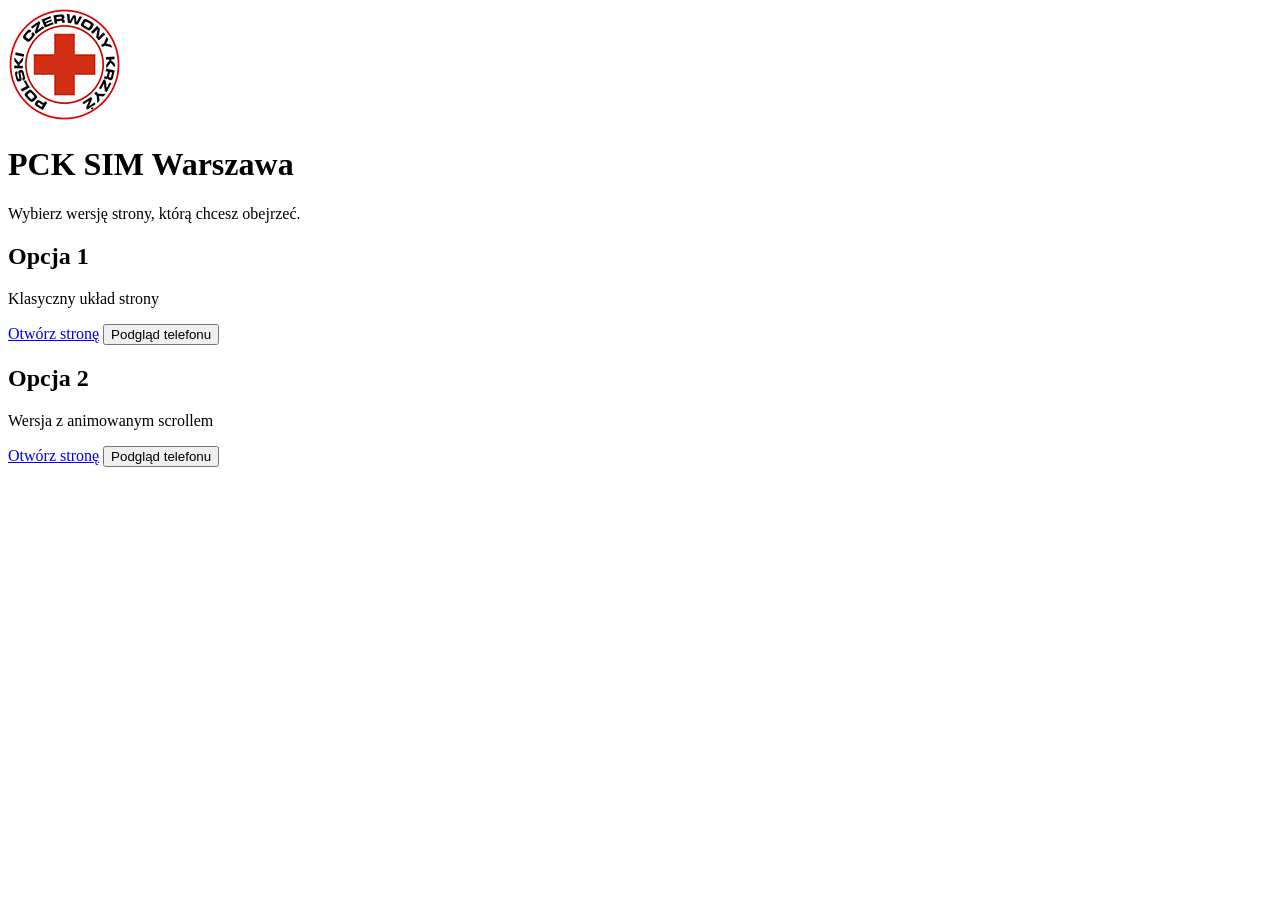
<file: index.html>
<!DOCTYPE html>
<html lang="pl">
<head>
    <meta charset="UTF-8">
    <meta name="viewport" content="width=device-width, initial-scale=1.0">
    <title>PCK SIM Warszawa | Wybierz wersję</title>
    <link rel="icon" type="image/png" href="pck-image.png">
    
     
</head>
<body>
    <main>
        <img src="pck-image.png" alt="Logo Polskiego Czerwonego Krzyża">
        <h1>PCK SIM Warszawa</h1>
        <p>Wybierz wersję strony, którą chcesz obejrzeć.</p>
        <div class="options">
            <section class="option">
                <h2>Opcja 1</h2>
                <p>Klasyczny układ strony</p>
                <div class="actions">
                    <a href="opcja-1/M%C5%82odzie%C5%BC%20PCK%20Warszawa.html">Otwórz stronę</a>
                    <button type="button" data-phone-preview="opcja-1/M%C5%82odzie%C5%BC%20PCK%20Warszawa.html">Podgląd telefonu</button>
                </div>
            </section>
            <section class="option">
                <h2>Opcja 2</h2>
                <p>Wersja z animowanym scrollem</p>
                <div class="actions">
                    <a href="opcja-2/index.html">Otwórz stronę</a>
                    <button type="button" data-phone-preview="opcja-2/index.html">Podgląd telefonu</button>
                </div>
            </section>
        </div>
    </main>
    <div class="phone-modal" id="phone-modal" hidden>
        <div class="phone-window" role="dialog" aria-modal="true" aria-label="Podgląd strony na telefonie">
            <button class="phone-close" id="phone-close" type="button">Zamknij</button>
            <iframe class="phone-screen" id="phone-screen" title="Podgląd strony w rozmiarze telefonu"></iframe>
        </div>
    </div>
    <script>
        const modal = document.getElementById('phone-modal');
        const screen = document.getElementById('phone-screen');
        document.querySelectorAll('[data-phone-preview]').forEach((button) => {
            button.addEventListener('click', () => {
                screen.src = button.dataset.phonePreview;
                modal.hidden = false;
            });
        });
        document.getElementById('phone-close').addEventListener('click', () => {
            modal.hidden = true;
            screen.src = '';
        });
        modal.addEventListener('click', (event) => {
            if (event.target === modal) document.getElementById('phone-close').click();
        });
    </script>
</body>
</html>
</file>
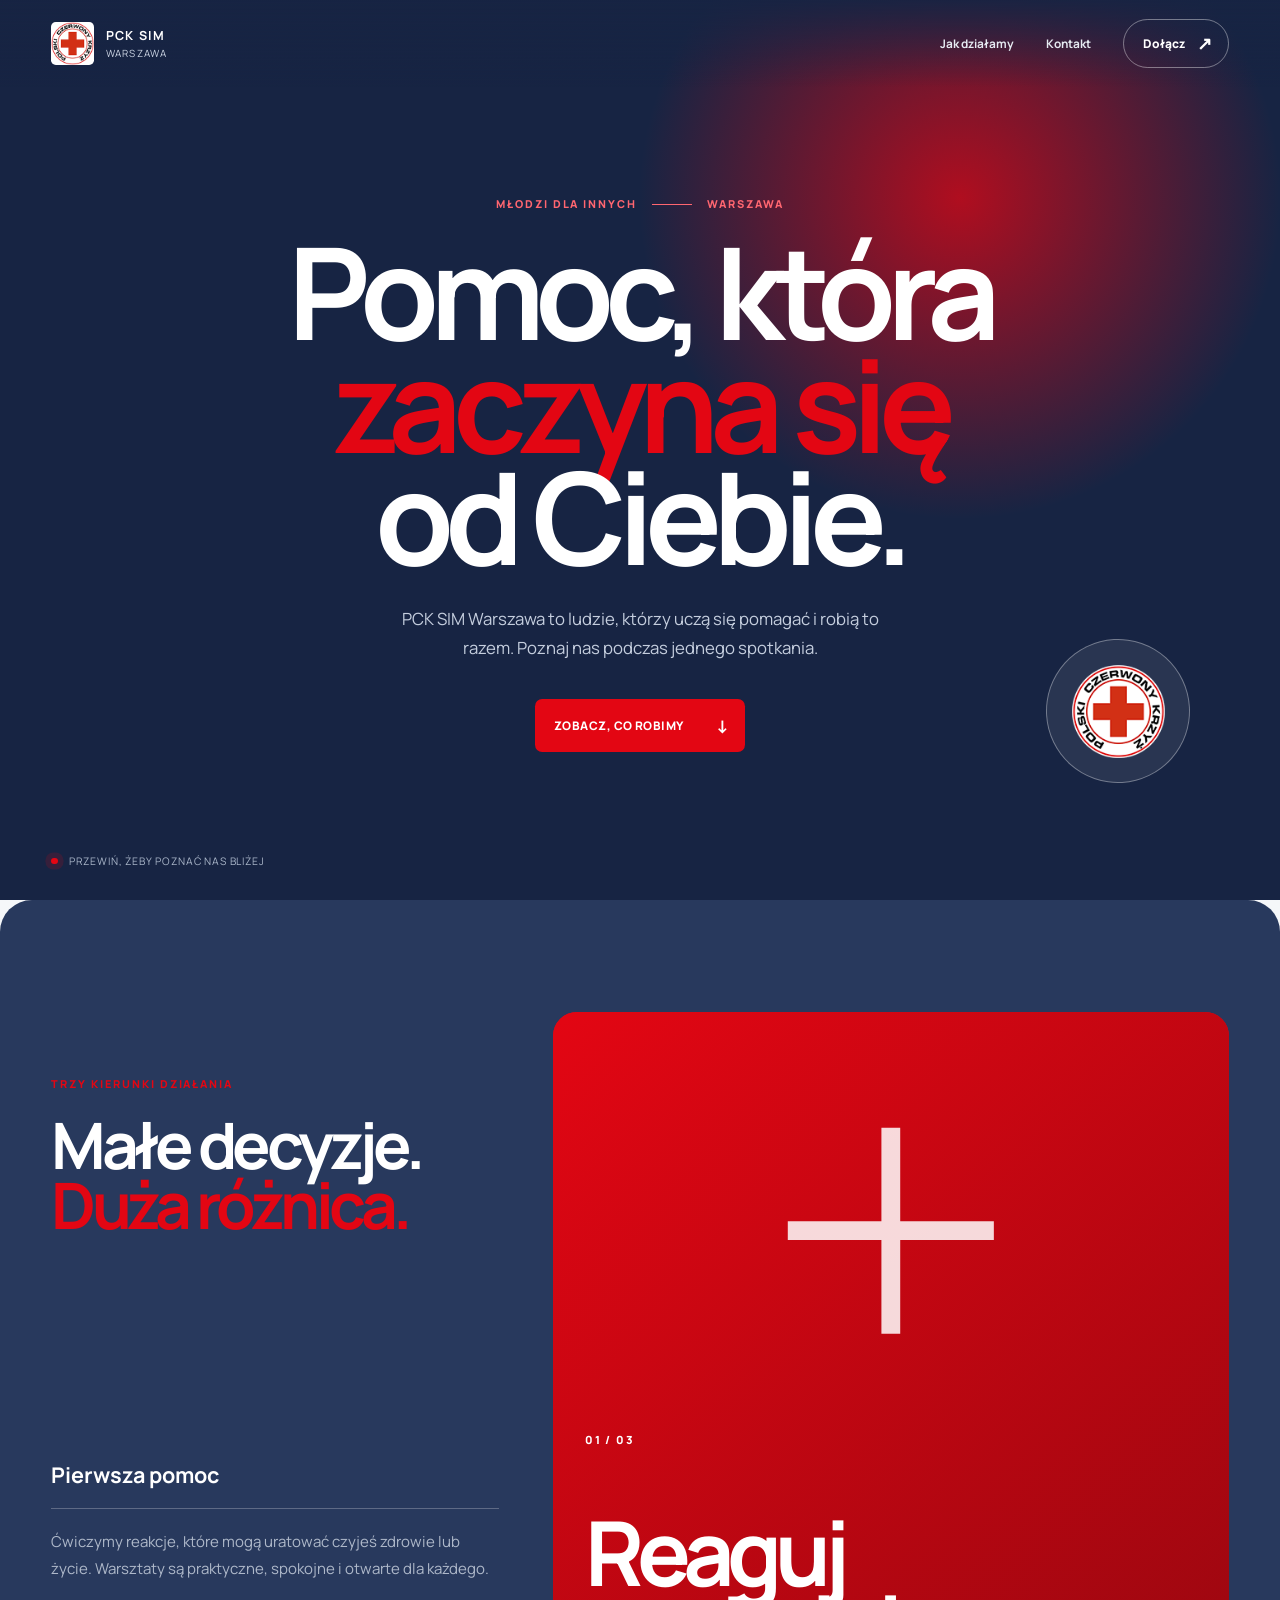
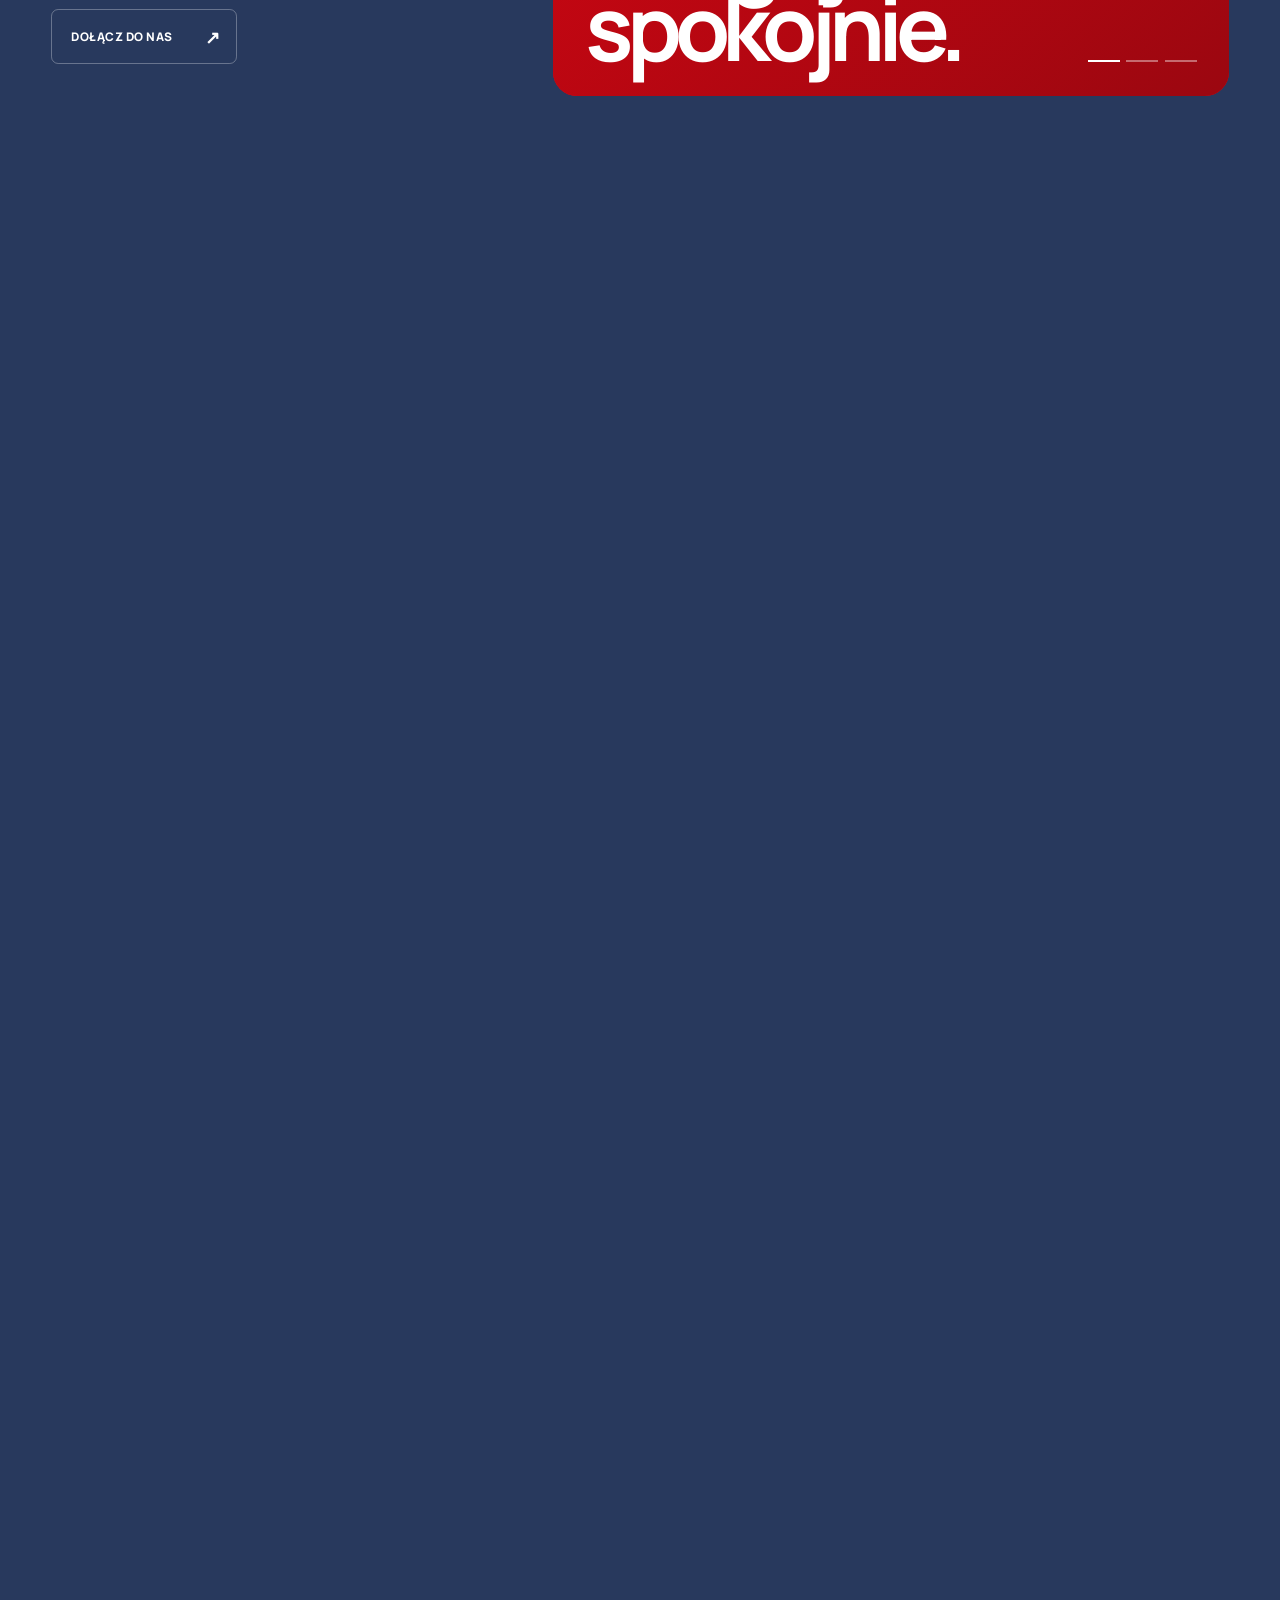
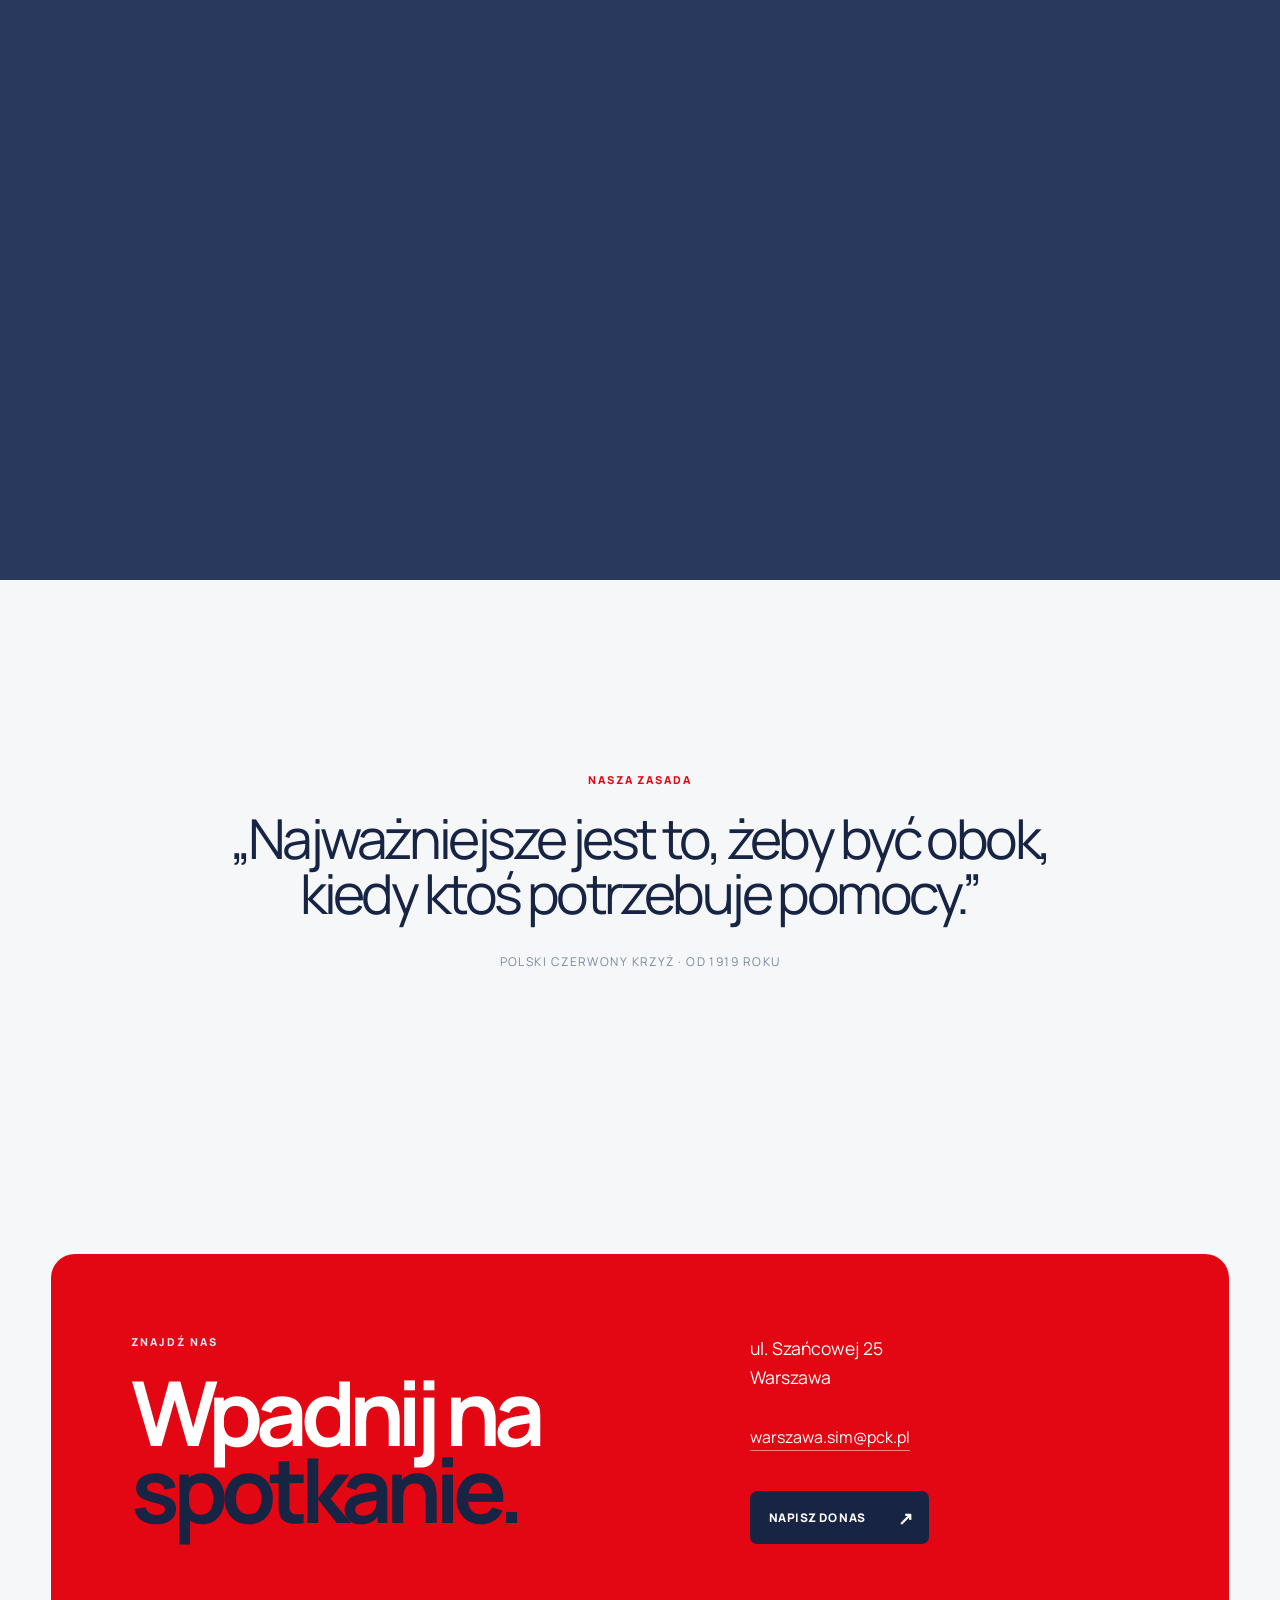
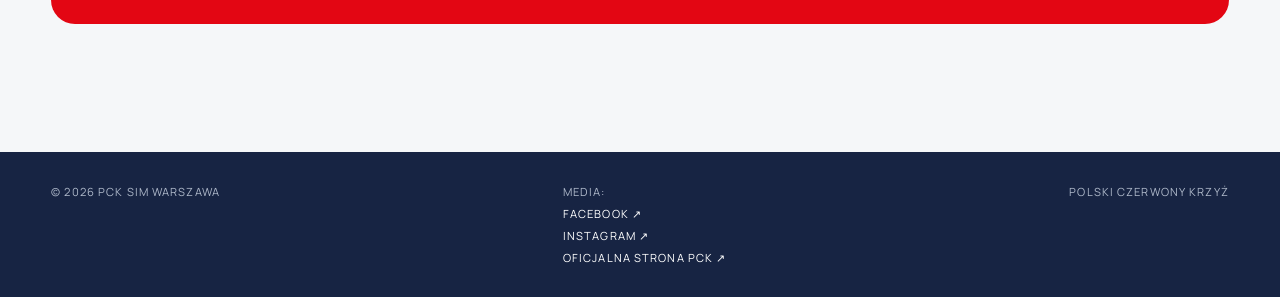
<file: opcja-2/index.html>
<!DOCTYPE html>
<html lang="pl">
<head>
  <meta charset="utf-8">
  <meta name="viewport" content="width=device-width, initial-scale=1">
  <title>PCK SIM Warszawa | Opcja 2</title>
  <link rel="icon" type="image/png" href="../pck-image.png">
  <link rel="preconnect" href="https://fonts.googleapis.com">
  <link rel="preconnect" href="https://fonts.gstatic.com" crossorigin>
  <link href="https://fonts.googleapis.com/css2?family=Manrope:wght@400;500;600;700;800&display=swap" rel="stylesheet">
  <link rel="stylesheet" href="styles.css">
</head>
<body>
  <header class="site-header">
    <a class="brand" href="#start" aria-label="PCK SIM Warszawa, strona główna">
      <img src="../pck-image.png" alt="Logo Polskiego Czerwonego Krzyża">
      <span><strong>PCK SIM</strong><small>Warszawa</small></span>
    </a>
    <nav aria-label="Główne menu">
      <a href="#dzialamy">Jak działamy</a>
      <a href="#kontakt">Kontakt</a>
    </nav>
    <a class="header-cta" href="https://forms.cloud.microsoft/e/K50MMEduAU" target="_blank" rel="noopener">Dołącz <span>↗</span></a>
  </header>

  <main id="start">
    <section class="intro-wrapper" aria-labelledby="intro-title">
      <div class="intro-copy reveal">
        <p class="eyebrow">Młodzi dla innych <span></span> Warszawa</p>
        <h1 id="intro-title">Pomoc, która<br><em>zaczyna się</em><br>od Ciebie.</h1>
        <p class="intro-lead">PCK SIM Warszawa to ludzie, którzy uczą się pomagać i robią to razem. Poznaj nas podczas jednego spotkania.</p>
        <a class="button button-red" href="#dzialamy">Zobacz, co robimy <span>↓</span></a>
      </div>
      <div class="intro-mark"><img src="../pck-image.png" alt="Logo Polskiego Czerwonego Krzyża"></div>
      <div class="scroll-note"><span></span> Przewiń, żeby poznać nas bliżej</div>
    </section>

    <section class="story" id="dzialamy" aria-labelledby="story-title">
      <div class="story-inner">
        <div class="story-copy">
          <p class="eyebrow">Trzy kierunki działania</p>
          <h2 id="story-title">Małe decyzje.<br><em>Duża różnica.</em></h2>
          <div class="story-text is-active" data-story-copy="0">
            <h3>Pierwsza pomoc</h3>
            <div class="story-line"></div>
            <p>Ćwiczymy reakcje, które mogą uratować czyjeś zdrowie lub życie. Warsztaty są praktyczne, spokojne i otwarte dla każdego.</p>
          </div>
          <div class="story-text" data-story-copy="1">
            <h3>Pomoc humanitarna</h3>
            <div class="story-line"></div>
            <p>Włączamy się w zbiórki i akcje pomocowe, kiedy ktoś potrzebuje wsparcia.</p>
          </div>
          <div class="story-text" data-story-copy="2">
            <h3>Młodzi dla młodych</h3>
            <div class="story-line"></div>
            <p>Tworzymy grupę, w której można nauczyć się nowych rzeczy, poznać ludzi i znaleźć własny sposób na pomaganie.</p>
          </div>
          <a class="button button-outline" href="https://forms.cloud.microsoft/e/K50MMEduAU" target="_blank" rel="noopener">Dołącz do nas <span>↗</span></a>
        </div>
        <div class="story-visual" aria-label="Obszary działania PCK SIM">
          <div class="visual-panel is-active" data-story-panel="0"><div class="cross-symbol">+</div><span>01 / 03</span><strong>Reaguj<br>spokojnie.</strong></div>
          <div class="visual-panel" data-story-panel="1"><div class="visual-grid"></div><span>02 / 03</span><strong>Pomagaj<br>konkretnie.</strong></div>
          <div class="visual-panel" data-story-panel="2"><div class="people-symbol">● ● ●</div><span>03 / 03</span><strong>Rośnij<br>razem z nami.</strong></div>
          <div class="visual-progress"><i></i><i></i><i></i></div>
        </div>
      </div>
    </section>

    <section class="statement reveal" aria-label="Misja PCK">
      <p class="eyebrow">Nasza zasada</p>
      <blockquote>„Najważniejsze jest to, żeby być obok, kiedy ktoś potrzebuje pomocy.”</blockquote>
      <p class="statement-note">Polski Czerwony Krzyż · od 1919 roku</p>
    </section>

    <section class="contact-section" id="kontakt">
      <div class="contact-card reveal">
        <div>
          <p class="eyebrow">Znajdź nas</p>
          <h2>Wpadnij na<br><em>spotkanie.</em></h2>
        </div>
        <div class="contact-details">
          <p>ul. Szańcowej 25<br>Warszawa</p>
          <a href="mailto:warszawa.sim@pck.pl">warszawa.sim@pck.pl</a>
          <a class="button button-red" href="https://forms.cloud.microsoft/e/K50MMEduAU" target="_blank" rel="noopener">Napisz do nas <span>↗</span></a>
        </div>
      </div>
    </section>
  </main>

  <footer>
    <span>© 2026 PCK SIM Warszawa</span>
    <div class="footer-media">
      <span>Media:</span>
      <a href="https://www.facebook.com/WarszawskaGrupaSIMPCK/" target="_blank" rel="noopener">Facebook ↗</a>
      <a href="https://www.instagram.com/pck_sim_warszawa/" target="_blank" rel="noopener">Instagram ↗</a>
      <a href="https://pck.pl" target="_blank" rel="noopener">Oficjalna strona PCK ↗</a>
    </div>
    <span>Polski Czerwony Krzyż</span>
  </footer>
  <script src="script.js"></script>
</body>
</html>
</file>
<file: opcja-2/styles.css>
@import url('https://fonts.googleapis.com/css2?family=Manrope:wght@400;500;600;700;800&display=swap');

:root {
  --navy: #172443;
  --navy-light: #28395d;
  --red: #e30613;
  --red-dark: #b4000b;
  --paper: #f5f7f9;
  --ink-muted: #aeb8c9;
  --accent-light: #ff6670;
  --blue-light: #dfe8f3;
  --radius: 1.5rem;
}

* { box-sizing: border-box; }
html { scroll-behavior: smooth; }
body { margin: 0; background: var(--paper); color: var(--navy); font-family: 'Manrope', sans-serif; }
a { color: inherit; text-decoration: none; }
.site-header { position: fixed; z-index: 20; inset: 0 0 auto; display: flex; align-items: center; justify-content: space-between; gap: 2rem; padding: 1.2rem 4vw; color: white; mix-blend-mode: normal; }
.site-header::before { content: ''; position: absolute; z-index: -1; inset: 0; height: 100%; background: linear-gradient(var(--navy), transparent); opacity: .94; pointer-events: none; }
.brand, .header-cta, nav { position: relative; }
.brand { display: flex; align-items: center; gap: .7rem; font-size: .78rem; letter-spacing: .1em; text-transform: uppercase; }
.brand img { width: 2.7rem; height: 2.7rem; object-fit: contain; background: white; border-radius: .3rem; }
.brand strong, .brand small { display: block; }
.brand small { margin-top: .15rem; color: #cbd4e3; font-size: .62rem; letter-spacing: .13em; }
nav { display: flex; gap: 2rem; margin-left: auto; font-size: .74rem; font-weight: 700; }
nav a { color: #e6ebf2; transition: color .25s; }
nav a:hover { color: var(--red); }
.header-cta { display: flex; align-items: center; gap: .75rem; border: 1px solid rgba(255,255,255,.4); border-radius: 100vw; padding: .7rem 1rem .7rem 1.15rem; font-size: .75rem; font-weight: 800; transition: background .25s, color .25s; }
.header-cta span, .button span { font-size: 1.1rem; }
.header-cta:hover { background: white; color: var(--navy); }
.intro-wrapper { position: relative; min-height: 100vh; display: grid; place-items: center; overflow: hidden; padding: 8rem 8vw 5rem; background: var(--navy); color: white; }
.intro-wrapper::after { content: ''; position: absolute; inset: 0; background: radial-gradient(circle at 75% 22%, rgba(227,6,19,.75), transparent 27%), linear-gradient(120deg, var(--navy) 25%, rgba(23,36,67,.7)); }
.intro-copy { position: relative; z-index: 1; width: min(100%, 53rem); text-align: center; }
.eyebrow { margin: 0 0 1.5rem; color: var(--red); font-size: .68rem; font-weight: 800; letter-spacing: .18em; text-transform: uppercase; }
.intro-wrapper .eyebrow { color: var(--accent-light); }
.eyebrow span { display: inline-block; width: 2.5rem; height: 1px; margin: 0 .7rem .2rem; background: currentColor; }
h1, h2, h3, p { margin-top: 0; }
h1 { margin-bottom: 2rem; font-size: clamp(3.8rem, 10vw, 9rem); letter-spacing: -.07em; line-height: .88; font-weight: 700; }
h1 em, h2 em { color: var(--red); font-style: normal; }
.intro-lead { max-width: 31rem; margin: 0 auto 2.3rem; color: #c5cede; font-size: 1.05rem; line-height: 1.7; }
.button { display: inline-flex; align-items: center; justify-content: space-between; gap: 2rem; min-width: 11rem; border-radius: .45rem; padding: .9rem 1rem .9rem 1.2rem; font-size: .74rem; font-weight: 800; letter-spacing: .04em; text-transform: uppercase; transition: transform .25s, background .25s, color .25s; }
.button:hover { transform: translateY(-3px); }
.button-red { background: var(--red); color: white; }
.button-red:hover { background: var(--red-dark); }
.button-outline { border: 1px solid rgba(255,255,255,.3); color: white; }
.button-outline:hover { border-color: var(--red); color: var(--red); }
.intro-mark { position: absolute; z-index: 1; right: 7vw; bottom: 13vh; display: grid; place-items: center; width: 9rem; height: 9rem; border: 1px solid rgba(255,255,255,.35); border-radius: 50%; background: rgba(255,255,255,.08); transform: rotate(8deg); }
.intro-mark img { width: 5.8rem; height: 5.8rem; border-radius: .25rem; object-fit: contain; transform: rotate(-8deg); }
.scroll-note { position: absolute; z-index: 1; bottom: 2rem; left: 4vw; display: flex; align-items: center; gap: .7rem; color: #aab6c9; font-size: .65rem; letter-spacing: .08em; text-transform: uppercase; }
.scroll-note span { width: .4rem; height: .4rem; border-radius: 50%; background: var(--red); box-shadow: 0 0 0 .35rem rgba(227,6,19,.15); }
.story { position: relative; z-index: 2; border-radius: 2rem 2rem 0 0; background: var(--navy-light); color: white; }
.story-inner { display: grid; grid-template-columns: .8fr 1.2fr; gap: 4vw; width: min(100%, 90rem); height: 320vh; margin: 0 auto; padding: 7rem 4vw; }
.story-copy { position: sticky; top: 12vh; align-self: start; height: 76vh; padding: 4rem 0; }
.story-copy h2 { margin-bottom: 3rem; font-size: clamp(2.8rem, 5vw, 5.5rem); letter-spacing: -.07em; line-height: .93; }
.story-copy h2 em { color: var(--red); }
.story-text { position: absolute; top: 28rem; max-width: 28rem; opacity: 0; transform: translateY(1rem); transition: opacity .5s, transform .5s; pointer-events: none; }
.story-text.is-active { opacity: 1; transform: translateY(0); pointer-events: auto; }
.story-text h3 { margin-bottom: 1.2rem; font-size: 1.35rem; }
.story-text p { color: var(--ink-muted); font-size: .94rem; line-height: 1.8; }
.story-line { width: 100%; height: 1px; margin-bottom: 1.2rem; background: rgba(255,255,255,.25); }
.story-copy .button { position: absolute; bottom: 2rem; }
.story-visual { position: sticky; top: 12vh; align-self: start; height: 76vh; overflow: hidden; border-radius: var(--radius); background: var(--red); }
.visual-panel { position: absolute; inset: 0; display: flex; flex-direction: column; justify-content: space-between; padding: 2rem; opacity: 0; transform: translateY(8%); transition: opacity .6s, transform .8s cubic-bezier(.16,1,.3,1); }
.visual-panel.is-active { opacity: 1; transform: translateY(0); }
.visual-panel:nth-child(1) { background: linear-gradient(140deg, #e30613, #9b0710); }
.visual-panel:nth-child(2) { background: linear-gradient(140deg, #334d78, #172443); }
.visual-panel:nth-child(3) { background: linear-gradient(140deg, #dfe8f3, #aebed3); color: var(--navy); }
.visual-panel > span { font-size: .7rem; font-weight: 800; letter-spacing: .16em; }
.visual-panel strong { font-size: clamp(3rem, 7vw, 7.5rem); letter-spacing: -.08em; line-height: .84; }
.cross-symbol { align-self: center; margin-top: 5%; color: white; font-size: 28rem; font-weight: 200; line-height: .65; opacity: .85; }
.visual-grid { width: 65%; height: 65%; margin: 5% auto 0; background: repeating-linear-gradient(45deg, rgba(227,6,19,.8) 0 2px, transparent 2px 22px); transform: rotate(12deg); }
.people-symbol { align-self: center; margin-top: 16%; color: var(--red); font-size: clamp(3rem, 9vw, 10rem); letter-spacing: -.45em; }
.visual-progress { position: absolute; z-index: 2; right: 2rem; bottom: 2.1rem; display: flex; gap: .4rem; }
.visual-progress i { display: block; width: 2rem; height: 2px; background: rgba(255,255,255,.4); transition: background .3s; }
.visual-progress i.active { background: white; }
.statement { padding: 12rem 8vw; text-align: center; background: var(--paper); }
.statement blockquote { max-width: 58rem; margin: 0 auto 2rem; color: var(--navy); font-size: clamp(2rem, 4.3vw, 4.7rem); letter-spacing: -.065em; line-height: 1; }
.statement-note { color: #7a879b; font-size: .75rem; letter-spacing: .12em; text-transform: uppercase; }
.contact-section { padding: 5rem 4vw 8rem; background: var(--paper); }
.contact-card { display: grid; grid-template-columns: 1fr .7fr; gap: 3rem; width: min(100%, 90rem); margin: 0 auto; border-radius: var(--radius); padding: 5rem; background: var(--red); color: white; }
.contact-card .eyebrow { color: var(--blue-light); }
.contact-card h2 { margin: 0; font-size: clamp(3rem, 7vw, 7rem); letter-spacing: -.08em; line-height: .86; }
.contact-card h2 em { color: var(--navy); }
.contact-details { display: flex; flex-direction: column; align-items: flex-start; justify-content: center; gap: 1rem; }
.contact-details p { font-size: 1.1rem; line-height: 1.65; }
.contact-details a:not(.button) { border-bottom: 1px solid rgba(255,255,255,.5); padding-bottom: .15rem; }
.contact-details .button { margin-top: 1.5rem; background: var(--navy); }
.contact-details .button:hover { background: white; color: var(--navy); }
footer { display: flex; justify-content: space-between; padding: 2rem 4vw; background: var(--navy); color: #aeb8c9; font-size: .7rem; letter-spacing: .1em; text-transform: uppercase; }
.footer-media { display: flex; align-items: flex-start; gap: .45rem; flex-direction: column; }
.footer-media a { color: white; transition: color .25s; }
.footer-media a:hover { color: var(--red); }
.reveal { opacity: 0; transform: translateY(2rem); transition: opacity .8s ease, transform .8s cubic-bezier(.16,1,.3,1); }
.reveal.is-visible { opacity: 1; transform: none; }
@media (max-width: 720px) {
  .site-header { padding: 1rem 5vw; }
  nav { display: none; }
  .header-cta { margin-left: auto; }
  .intro-wrapper { padding: 8rem 7vw 5rem; }
  .intro-mark { right: 5vw; bottom: 5rem; width: 6rem; height: 6rem; }
  .intro-mark img { width: 3.9rem; height: 3.9rem; }
  .story-inner { display: block; height: auto; padding: 5rem 6vw; }
  .story-copy { position: relative; top: auto; height: auto; min-height: 34rem; padding: 0 0 3rem; }
  .story-copy h2 { margin-bottom: 2rem; }
  .story-text { top: 16rem; }
  .story-copy .button { bottom: 0; }
  .story-visual { position: sticky; top: 5rem; height: 68vh; margin: 3rem 0; }
  .cross-symbol { font-size: 15rem; }
  .contact-card { grid-template-columns: 1fr; padding: 3rem 2rem; }
  footer { flex-direction: column; gap: .7rem; }
  .footer-media { flex-wrap: wrap; gap: .7rem; }
}
@media (prefers-reduced-motion: reduce) {
  html { scroll-behavior: auto; }
  *, *::before, *::after { animation-duration: .01ms !important; transition-duration: .01ms !important; }
  .reveal { opacity: 1; transform: none; }
}
</file>
